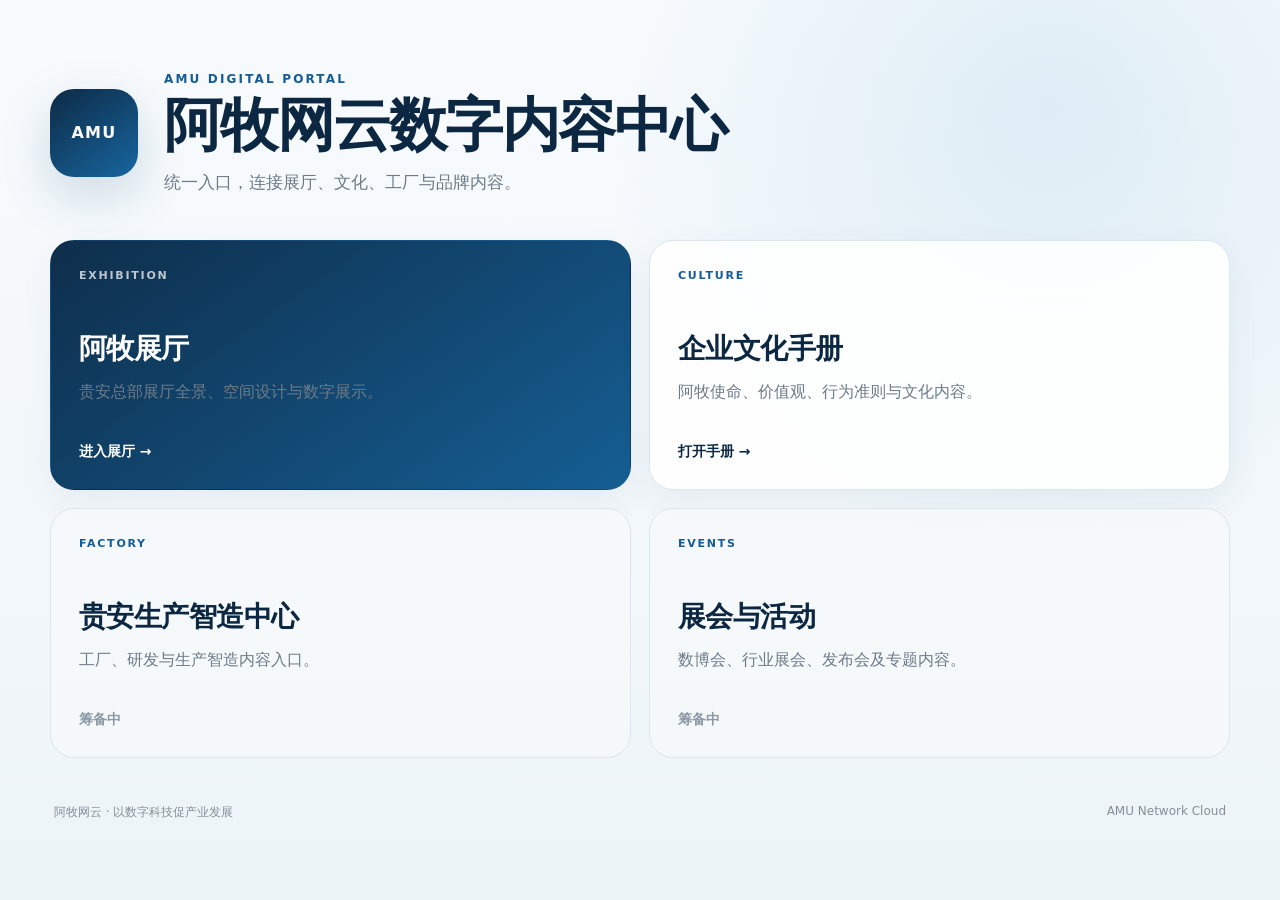
<file: index.html>
<!doctype html>
<html lang="zh-CN">
<head>
  <meta charset="utf-8" />
  <meta name="viewport" content="width=device-width,initial-scale=1" />
  <meta name="theme-color" content="#0d2a45" />
  <meta name="description" content="阿牧网云统一数字内容入口" />
  <title>阿牧网云｜数字内容中心</title>
  <link rel="stylesheet" href="/styles.css" />
</head>
<body>
  <main class="shell">
    <header class="hero">
      <div class="brand-mark" aria-hidden="true">AMU</div>
      <div>
        <p class="eyebrow">AMU DIGITAL PORTAL</p>
        <h1>阿牧网云数字内容中心</h1>
        <p class="lead">统一入口，连接展厅、文化、工厂与品牌内容。</p>
      </div>
    </header>

    <section class="grid" aria-label="内容入口">
      <a class="card card-primary" href="/exhibition/">
        <span class="tag">EXHIBITION</span>
        <h2>阿牧展厅</h2>
        <p>贵安总部展厅全景、空间设计与数字展示。</p>
        <span class="arrow">进入展厅 →</span>
      </a>

      <a class="card" href="/culture/">
        <span class="tag">CULTURE</span>
        <h2>企业文化手册</h2>
        <p>阿牧使命、价值观、行为准则与文化内容。</p>
        <span class="arrow">打开手册 →</span>
      </a>

      <div class="card card-muted" aria-disabled="true">
        <span class="tag">FACTORY</span>
        <h2>贵安生产智造中心</h2>
        <p>工厂、研发与生产智造内容入口。</p>
        <span class="status">筹备中</span>
      </div>

      <div class="card card-muted" aria-disabled="true">
        <span class="tag">EVENTS</span>
        <h2>展会与活动</h2>
        <p>数博会、行业展会、发布会及专题内容。</p>
        <span class="status">筹备中</span>
      </div>
    </section>

    <footer>
      <span>阿牧网云 · 以数字科技促产业发展</span>
      <span>AMU Network Cloud</span>
    </footer>
  </main>
</body>
</html>
</file>
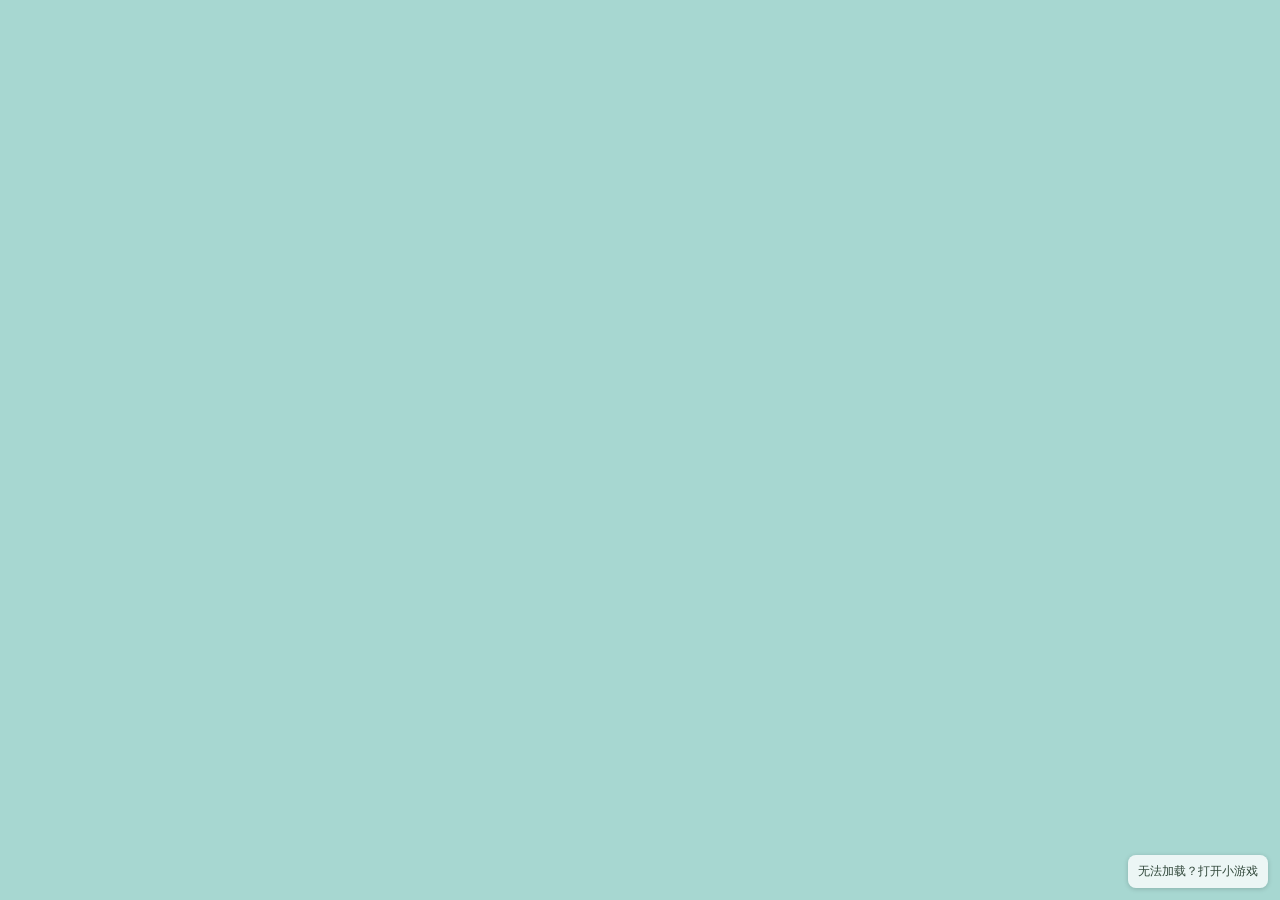
<file: niu-lai/index.html>
<!doctype html>
<html lang="zh-CN">
<head>
  <meta charset="utf-8" />
  <meta name="viewport" content="width=device-width,initial-scale=1,viewport-fit=cover" />
  <meta name="theme-color" content="#a7d7d1" />
  <title>牛来了，怎么化解？</title>
  <style>
    * { box-sizing: border-box; }
    html, body { width: 100%; height: 100%; margin: 0; overflow: hidden; background: #a7d7d1; }
    iframe { display: block; width: 100%; height: 100%; border: 0; }
    .fallback { position: fixed; right: 12px; bottom: 12px; z-index: 2; padding: 8px 10px; border-radius: 8px; background: rgba(255,255,255,.78); color: #31473a; font: 12px Arial, sans-serif; text-decoration: none; box-shadow: 0 1px 5px rgba(0,0,0,.18); }
  </style>
</head>
<body>
  <iframe src="https://niulaigame.pages.dev/" title="牛来了，怎么化解？" allow="fullscreen" referrerpolicy="strict-origin-when-cross-origin"></iframe>
  <a class="fallback" href="https://niulaigame.pages.dev/" target="_blank" rel="noopener noreferrer">无法加载？打开小游戏</a>
</body>
</html>
</file>
<file: styles.css>
:root{
  color-scheme:light;
  --ink:#0c2741;
  --muted:#6d7b88;
  --line:#dce6ee;
  --soft:#f4f8fb;
  --blue:#155b96;
  --green:#2f9a78;
  --white:#fff;
  font-family:Inter,"PingFang SC","Microsoft YaHei",system-ui,-apple-system,BlinkMacSystemFont,"Segoe UI",sans-serif;
}

*{box-sizing:border-box}
html,body{margin:0;min-height:100%;background:#eef4f8;color:var(--ink)}
body{
  min-height:100vh;
  background:
    radial-gradient(circle at 82% 12%,rgba(54,141,198,.13),transparent 28rem),
    linear-gradient(180deg,#f8fbfd 0%,#edf4f8 100%);
}

.shell{width:min(1180px,calc(100% - 40px));margin:0 auto;padding:72px 0 32px}
.hero{display:flex;align-items:center;gap:26px;margin-bottom:46px}
.brand-mark{
  width:88px;height:88px;border-radius:24px;display:grid;place-items:center;
  background:linear-gradient(145deg,#0d2a45,#17669f);color:#fff;font-weight:800;letter-spacing:.08em;
  box-shadow:0 18px 50px rgba(19,75,116,.18)
}
.eyebrow{margin:0 0 8px;font-size:12px;letter-spacing:.18em;color:var(--blue);font-weight:700}
h1{margin:0;font-size:clamp(32px,5vw,58px);line-height:1.08;letter-spacing:-.03em}
.lead{margin:14px 0 0;color:var(--muted);font-size:17px}

.grid{display:grid;grid-template-columns:repeat(2,minmax(0,1fr));gap:18px}
.card{
  position:relative;display:flex;min-height:250px;flex-direction:column;padding:28px;border:1px solid var(--line);
  border-radius:24px;background:rgba(255,255,255,.9);color:inherit;text-decoration:none;
  box-shadow:0 12px 34px rgba(31,70,98,.06);transition:transform .2s ease,box-shadow .2s ease,border-color .2s ease
}
a.card:hover{transform:translateY(-4px);box-shadow:0 18px 48px rgba(31,70,98,.12);border-color:#b8cede}
.card-primary{background:linear-gradient(145deg,#0e2e4b,#155e93);color:#fff;border-color:transparent}
.card-primary p,.card-primary .tag{color:rgba(255,255,255,.72)}
.tag{font-size:11px;letter-spacing:.16em;font-weight:800;color:var(--blue)}
.card h2{margin:48px 0 10px;font-size:28px;letter-spacing:-.02em}
.card p{margin:0;max-width:34rem;color:var(--muted);line-height:1.75}
.arrow,.status{margin-top:auto;padding-top:28px;font-size:14px;font-weight:700}
.arrow{color:inherit}
.status{color:#8c98a3}
.card-muted{background:rgba(247,250,252,.76);box-shadow:none}

footer{display:flex;justify-content:space-between;gap:16px;margin-top:28px;padding:18px 4px;color:#83909b;font-size:12px}

@media (max-width:760px){
  .shell{width:min(100% - 28px,1180px);padding-top:38px}
  .hero{align-items:flex-start;gap:16px;margin-bottom:30px}
  .brand-mark{width:64px;height:64px;border-radius:18px;font-size:14px;flex:0 0 auto}
  .grid{grid-template-columns:1fr}
  .card{min-height:210px;padding:22px;border-radius:20px}
  .card h2{margin-top:34px;font-size:24px}
  footer{flex-direction:column}
}
</file>
